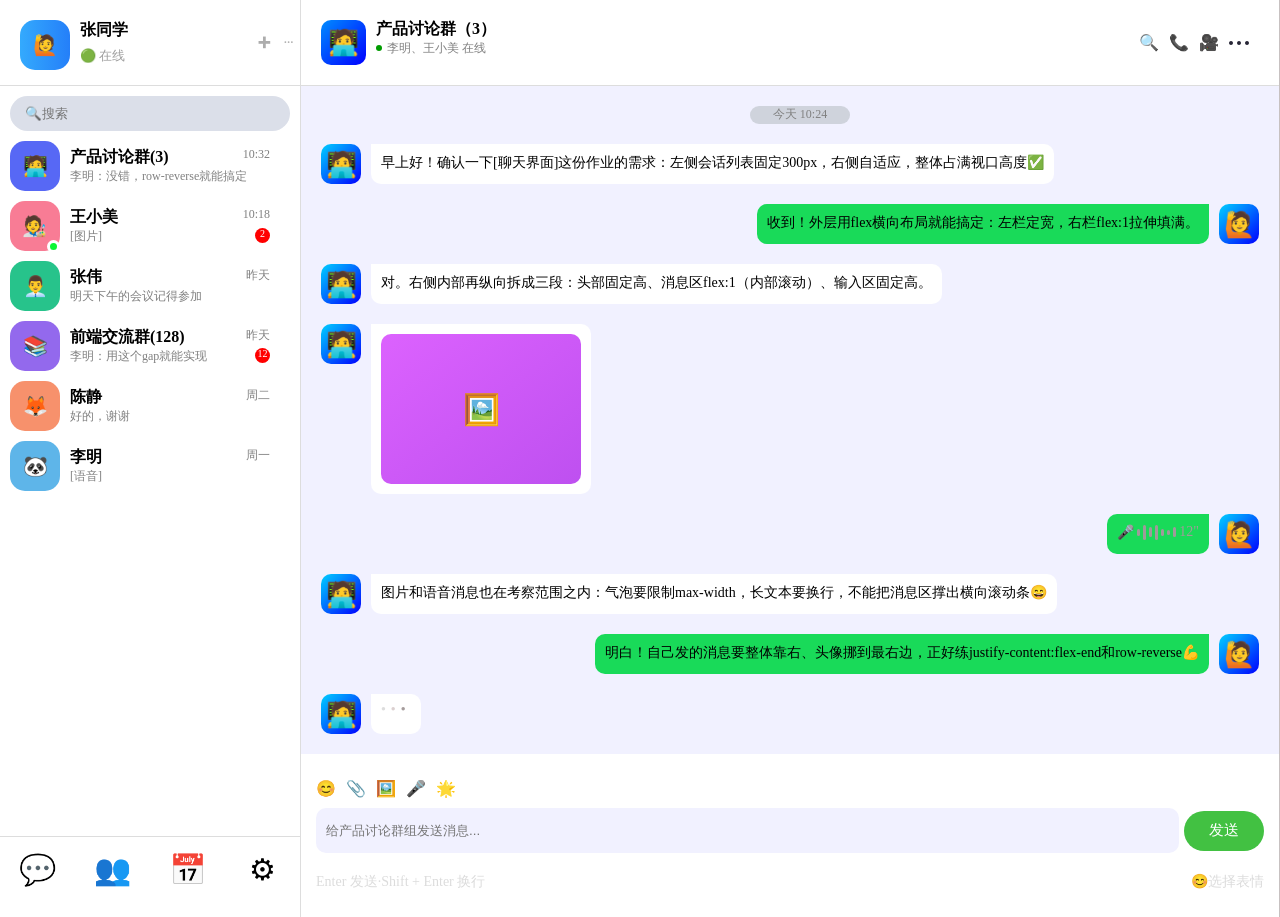
<file: 仿微信聊天界面/index.html>
<!DOCTYPE html>
<html lang="en">

<head>
    <meta charset="UTF-8">
    <meta name="viewport" content="width=device-width, initial-scale=1.0">
    <title>Document</title>
    <link rel="stylesheet" href="./index.css/main.css">
    <link rel="stylesheet" href="./index.css/right.css">
    <link rel="stylesheet" href="./index.css/1212.css">
    <link rel="stylesheet" href="./index.css/base.css">
    <link rel="stylesheet" href="./index.css/container.css">
</head>

<body>
    <div id="container">
        <div class="left">
            <div class="left-top">
                <!-- 头像部分 -->
                <div class="left-logo">
                    <div class="left-logo-people">🙋</div>
                    <div class="header">
                        <div>张同学</div>
                        <div>🟢 在线</div>
                    </div>
                </div>

                <div class="float-right">
                    <div>➕︎</div>
                    <div>···</div>
                </div>
            </div>
            <!-- <div class="split-line"></div> -->
            <div class="left-conter">
                <!-- 搜索框 -->
                <div class="one">
                    <input type="search" placeholder="🔍搜索">
                </div>
                <!-- 聊天人 -->
                <div class="two">
                    <div class="left-logo-people-two">🧑‍💻</div>
                    <div>
                        <div class="split">
                            <div><b>产品讨论群(3)</b></div>
                            <div class="color">10:32</div>
                        </div>
                        <div class="color">李明：没错，row-reverse就能搞定</div>
                    </div>
                </div>
                <div class="two">
                    <div class="left-logo-people-three">
                        <div>🧑‍🎨</div>
                        <div class="online-status-three"></div>
                    </div>
                    <div>
                        <div class="split">
                            <div><b>王小美</b></div>
                            <div class="color">10:18</div>
                        </div>
                        <div class="split">
                            <div class="color">[图片]</div>
                            <div class="number">2</div>
                        </div>
                    </div>
                </div>
                <div class="two">
                    <div class="left-logo-people-four">👨‍💼</div>
                    <div>
                        <div class="split">
                            <div><b>张伟</b></div>
                            <div class="color">昨天</div>
                        </div>
                        <div class="color">明天下午的会议记得参加</div>
                    </div>
                </div>
                <div class="two">
                    <div class="left-logo-people-five">📚</div>
                    <div>
                        <div class="split">
                            <div><b>前端交流群(128)</b></div>
                            <div class="color">昨天</div>
                        </div>
                        <div class="split">
                            <div class="color">李明：用这个gap就能实现</div>
                            <div class="number">12</div>
                        </div>
                    </div>
                </div>
                <div class="two">
                    <div class="left-logo-people-six">🦊</div>
                    <div>
                        <div class="split">
                            <div><b>陈静</b></div>
                            <div class="color">周二</div>
                        </div>
                        <div class="color">好的，谢谢</div>
                    </div>
                </div>
                <div class="two">
                    <div class="left-logo-people-seven">🐼</div>
                    <div>
                        <div class="split">
                            <div><b>李明</b></div>
                            <div class="color">周一</div>
                        </div>
                        <div class="color">[语音]</div>
                    </div>
                </div>
            </div>
            <div class="left-button">
                <div class="button-emojiall">💬</div>
                <div class="button-emojiall">👥</div>
                <div class="button-emojiall">📅</div>
                <div class="button-emojiall">⚙</div>
            </div>

        </div>
        <div id="right">
            <div id="top-guide">
                <div id="topGuide-left">
                    <div id="photograph">🧑‍💻</div>
                    <div id="group-member">
                        <div id="groupName">产品讨论群（3）</div>
                        <div id="OnlineStatus">
                            <div id="online"></div>
                            <div id="status">李明、王小美 在线</div>
                        </div>
                    </div>
                </div>
                <div id="topGuide-right">
                    <div id="function-window">🔍️📞🎥<img src="./img/更多.png" alt=""></div>
                </div>
            </div>
            <div id="chat-space">
                <div id="sendTime">
                    <span>今天 10:24</span>
                </div>
                <div class="sender-message">
                    <div class="sender-photograph">🧑‍💻</div>
                    <div class="sender-messageBox">早上好！确认一下[聊天界面]这份作业的需求：左侧会话列表固定300px，右侧自适应，整体占满视口高度✅️</div>
                </div>
                <div class="receiver-message">
                    <div class="receiver-messageBox">收到！外层用flex横向布局就能搞定：左栏定宽，右栏flex:1拉伸填满。</div>
                    <div class="receiver-photograph">🙋</div>

                </div>
                <div class="sender-message">
                    <div class="sender-photograph">🧑‍💻</div>
                    <div class="sender-messageBox">对。右侧内部再纵向拆成三段：头部固定高、消息区flex:1（内部滚动）、输入区固定高。</div>
                </div>
                <div class="sender-message">
                    <div class="sender-photograph">🧑‍💻</div>
                    <div class="sender-messageBox">
                        <div id="picture">🖼️</div>
                    </div>
                </div>
                <div class="receiver-message">
                    <div class="receiver-messageBox"><span
                            class="wave">🎤<i></i><i></i><i></i><i></i><i></i><i></i><i></i>12"</span></div>
                    <div class="receiver-photograph">🙋</div>
                </div>
                <div class="sender-message">
                    <div class="sender-photograph">🧑‍💻</div>
                    <div class="sender-messageBox">图片和语音消息也在考察范围之内：气泡要限制max-width，长文本要换行，不能把消息区撑出横向滚动条😄</div>
                </div>
                <div class="receiver-message">
                    <div class="receiver-messageBox">明白！自己发的消息要整体靠右、头像挪到最右边，正好练justify-content:flex-end和row-reverse💪
                    </div>
                    <div class="receiver-photograph">🙋</div>
                </div>
                <div class="sender-message">
                    <div class="sender-photograph">🧑‍💻</div>
                    <div class="sender-messageBox">
                        <div class="dots">
                            <div class="dot">●</div>
                            <div class="dot">●</div>
                            <div class="dot">●</div>
                        </div>
                    </div>
                </div>
            </div>
            <div id="input-branch">
                <div id="input-function">😊📎🖼️🎤🌟</div>
                <div id="input-space">
                    <input type="text" placeholder="给产品讨论群组发送消息...">
                    <button id="sendMessage">发送</button>
                </div>
                <div id="input-bottom">
                    <div id="bottom-left">Enter 发送·Shift + Enter 换行</div>
                    <div id="bottom-right">😊选择表情</div>
                </div>
            </div>
        </div>
    </div>
</body>

</html>
</file>
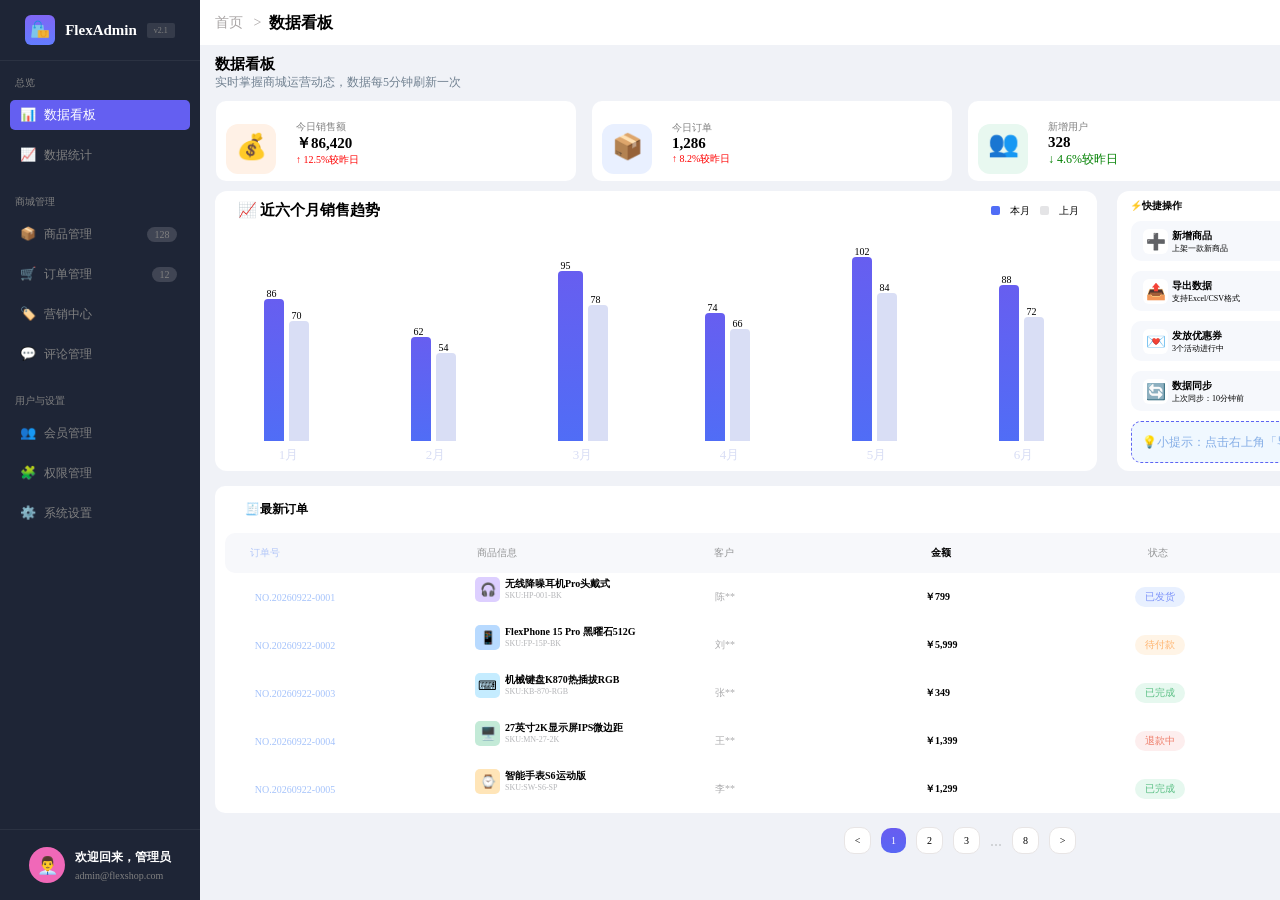
<file: 公共管理后台/index.html>
<!DOCTYPE html>
<html lang="en">
<head>
    <meta charset="UTF-8">
    <meta name="viewport" content="width=device-width, initial-scale=1.0">
    <title>公共管理后台</title>
    <link rel="stylesheet" href="./css/reset.css">
    <link rel="stylesheet" href="./css/common.css">
    <link rel="stylesheet" href="./css/01.css">
    <link rel="stylesheet" href="./css/02.css">
    <link rel="stylesheet" href="./css/555.css">

</head>
<body>
    <div class="admin-page">
        <!-- 左部分 -->
        <div class="admin-page__sidebar">
            <div>
                <!-- logo -->
                <div class="sidebar">
                    <div class="sidebar__logo">
                        <img src="./images/面性购物袋.png">
                    </div>
                    <div class="sidebar__txt">FlexAdmin</div>
                    <div class="admin-page--v2">v2.1</div>
                </div>
                <!-- 菜单 -->
                <div class="sidebar1">
                <div class="sidebar__group">
                    <div class="sidebar__group-title">总览</div>
                    <div class="sidebar__menu">
                        <span class="sidebar-emojiall">📊</span>
                        <span class="sidebar__text">数据看板</span>
                    </div>
                    <div class="sidebar__menu-item">
                        <span class="sidebar-emojiall">📈</span>
                        <span class="sidebar__text1">数据统计</span>
                    </div>
                </div>
                <div class="sidebar__group">
                    <div class="sidebar__group-title">商城管理</div>
                    <div class="sidebar__menu-item">
                        <span class="sidebar-emojiall">📦️</span>
                        <span class="sidebar__text1">商品管理</span>
                        <div id="sidebar__badge">128</div>
                    </div>
                    <div class="sidebar__menu-item">
                        <span class="sidebar-emojiall">🛒</span>
                        <span class="sidebar__text1">订单管理</span>
                        <div id="sidebar__badge1">12</div>
                    </div>
                    <div class="sidebar__menu-item">
                        <span class="sidebar-emojiall">🏷️</span>
                        <span class="sidebar__text1">营销中心</span>
                    </div>
                    <div class="sidebar__menu-item">
                        <span class="sidebar-emojiall">💬</span>
                        <span class="sidebar__text1">评论管理</span>
                    </div>
                </div>
                <div class="class="sidebar__group"">
                    <div class="sidebar__group-title">用户与设置</div>
                    <div class="sidebar__menu-item">
                        <span class="sidebar-emojiall">👥</span>
                        <span class="sidebar__text1">会员管理</span>
                    </div>
                    <div class="sidebar__menu-item">
                        <span class="sidebar-emojiall">🧩</span>
                        <span class="sidebar__text1">权限管理</span>
                    </div>
                    <div class="sidebar__menu-item">
                        <span class="sidebar-emojiall">⚙️</span>
                        <span class="sidebar__text1">系统设置</span>
                    </div>
                </div>
                </div>
            </div>
             <!-- 管理员 -->
            <div class="admin__welcome">
                <div class="admin__avatar">
                    <div class="admin__emojiall">👨‍💼</div>
                </div>
                <div class="admin__info">
                    <div class="admin__info-title">欢迎回来，管理员</div>
                    <div class="admin__info-email">admin@flexshop.com</div>
                </div>
            </div>
        </div>

        <!-- 右部分 -->
        <div class="box">
        <div class="right">
            <div class="split">
                <div class="right-up"> 
                    <div class="split-title">首页 &nbsp ></div>
                    <div><b> &nbsp 数据看板</b></div>
                </div>
                <div class="right-dp">
                    <input type="搜索框" placeholder=" &nbsp🔍 搜索订单、商品、会员">
                    <div class="split-float">🔔</div>
                    <div class="yuan"></div>
                    <div class="color">👨‍💼</div>
                    <div class="po">管理员 &#9662 </div>
                </div>
            </div>
            <div class="right-text">
                <div class="right-cn-l">
                    <div class="txt"><b>数据看板</b></div>
                    <div class="text">实时掌握商城运营动态，数据每5分钟刷新一次</div>
                </div>
                <div class="right-cn-r">
                    <div class="fear">+ 新增商品</div>
                    <div class="feal">📤 导出报表</div>
                </div>
            </div>
            <div class="right-f">
                <div class="right-f-w">
                    <div class="wear">💰</div>
                    <div>
                        <div class="gray">今日销售额</div>
                        <div class="bold">￥86,420</div>
                        <div class="red">↑ 12.5%较昨日</div>
                    </div>
                </div>
                <div class="right-f-w">
                    <div class="wea">📦️</div>
                    <div>
                        <div class="gray">今日订单</div>
                        <div class="bold">1,286</div>
                        <div class="red">↑ 8.2%较昨日</div>
                    </div>
                </div>
                <div class="right-f-w">
                    <div class="we">👥</div>
                    <div>
                        <div class="gray">新增用户</div>
                        <div class="bold">328</div>
                        <div class="green">↓ 4.6%较昨日</div>
                    </div>
                </div>
                <div class="right-f-w">
                    <div class="w">💸</div>
                    <div>
                        <div class="gray">待处理退款</div>
                        <div class="bold">￥2,140</div>
                        <div class="red">↑ 1.8%较昨日</div>
                    </div>
                </div>
            </div>
            <div class="right-t">
                <div class="right-t-l">
                    <div class="right-t-l-l">
                        <div class="w-r">   &nbsp &nbsp  &nbsp  📈 近六个月销售趋势</div>
                        <div class="ygf"></div> <span style="font-size: 10px;margin-top: 3px;">本月</span>
                        <div class="lgf"></div> <span style="font-size: 10px;margin-top: 3px;">上月</span>
                    </div>
                    <div class="le">
                        <div>
                            <div class="re">
                                <div>
                                    <div class="pi">86</div>
                                    <div class="pe-1"></div>
                                </div>
                                <div>
                                    <div class="pi">70</div>
                                    <div class="ge-1"></div>
                                </div>
                            </div>
                            <div class="r">1月</div>
                        </div>
                        <div>
                            <div class="re">
                                <div>
                                    <div class="pi">62</div>
                                    <div class="pe-2"></div>
                                </div>
                                <div>
                                    <div class="pi">54</div>
                                    <div class="ge-2"></div>
                                </div>
                            </div>
                            <div class="r">2月</div>
                        </div>
                        <div>
                            <div class="re">
                                <div>
                                    <div class="pi">95</div>
                                    <div class="pe-3"></div>
                                </div>
                                <div>
                                    <div class="pi">78</div>
                                    <div class="ge-3"></div>
                                </div>
                            </div>
                            <div class="r">3月</div>
                        </div>
                        <div>
                            <div class="re">
                                <div>
                                    <div class="pi">74</div>
                                    <div class="pe-4"></div>
                                </div>
                                <div>
                                    <div class="pi">66</div>
                                    <div class="ge-4"></div>
                                </div>
                            </div>
                            <div class="r">4月</div>
                        </div>
                        <div>
                            <div class="re">
                                <div>
                                    <div class="pi">102</div>
                                    <div class="pe-5"></div>
                                </div>
                                <div>
                                    <div class="pi">84</div>
                                    <div class="ge-5"></div>
                                </div>
                            </div>
                            <div class="r">5月</div>
                        </div>
                        <div>
                            <div class="re">
                                <div>
                                    <div class="pi">88</div>
                                    <div class="pe-6"></div>
                                </div>
                                <div>
                                    <div class="pi">72</div>
                                    <div class="ge-6"></div>
                                </div>
                            </div>
                            <div class="r">6月</div>
                        </div>
                    </div>
                </div>
                <div class="right-t-r">
                    <div class="i">&nbsp &nbsp &nbsp⚡️<b>快捷操作</b></div>
                    <div class="list">
                        <div class="count">➕</div>
                        <div class="count-w">
                            <div class="w-q"><b>新增商品</b></div>
                            <div class="w-e">上架一款新商品</div>
                        </div>
                    </div>
                    <div class="list">
                        <div class="count">📤</div>
                        <div class="count-w">
                            <div class="w-q"><b>导出数据</b></div>
                            <div class="w-e">支持Excel/CSV格式</div>
                        </div>
                    </div>
                    <div class="list">
                        <div class="count">💌</div>
                        <div class="count-w">
                            <div class="w-q"><b>发放优惠券</b></div>
                            <div class="w-e">3个活动进行中</div>
                        </div>
                    </div>
                    <div class="list">
                        <div class="count">🔄</div>
                        <div class="count-w">
                            <div class="w-q"><b>数据同步</b></div>
                            <div class="w-e">上次同步：10分钟前</div>
                        </div>
                    </div>
                    <div class="fankuan">
                        <div class="fankuai-w">💡小提示：点击右上角「导出报表」可将看板数据导出 Excel 文件</div>
                    </div>
                </div>
            </div>
            <div class="p">
                <div class="t">
                    <div class="zxdd">🧾<b>最新订单</b></div>
                    <div class="e">查看全部→</div>
                </div>
                <div class="ro">
                    <div class="ddh"><span style="color: #b3c7f8;">订单号</span></div>
                    <div class="kk" >商品信息</div>
                    <div class="jk">客户</div>
                    <div class="je">金额</div>
                    <div class="jk">状态</div>
                    <div class="cz">操作</div>
                </div>
                <div class="abcdef">
                    <div class="aa">
                        <div>NO.20260922-0001</div>
                        <div>NO.20260922-0002</div>
                        <div>NO.20260922-0003</div>
                        <div>NO.20260922-0004</div>
                        <div>NO.20260922-0005</div>    
                    </div>
                        <div class="bb">
                            <div class="l">
                                <div class="m">🎧️</div>
                                <div class="n">
                                    <div class="se"><b>无线降噪耳机Pro头戴式</b></div>
                                    <div class="de">SKU:HP-001-BK</div>
                                </div>
                            </div>
                            <div class="l">
                                <div class="mm">📱</div>
                                <div class="n">
                                    <div class="se"><b>FlexPhone 15 Pro 黑曜石512G</b></div>
                                    <div class="de">SKU:FP-15P-BK</div>
                                </div>
                            </div> 
                            <div class="l">
                                <div class="mmm">⌨</div>
                                <div class="n">
                                    <div class="se"><b>机械键盘K870热插拔RGB</b></div>
                                    <div class="de">SKU:KB-870-RGB</div>
                                </div>
                            </div>
                            <div class="l">
                                <div class="mmmm">🖥️</div>
                                <div class="n">
                                    <div class="se"><b>27英寸2K显示屏IPS微边距</b></div>
                                    <div class="de">SKU:MN-27-2K</div>
                                </div>
                            </div>
                            <div class="l">
                                <div class="mmmmm">⌚</div>
                                <div class="n">
                                    <div class="se"><b>智能手表S6运动版</b></div>
                                    <div class="de">SKU:SW-S6-SP</div>
                                </div>
                            </div>
                        </div>
                    <div class="cc">
                        <div class="o">陈**</div> 
                        <div class="o">刘**</div> 
                        <div class="o">张**</div> 
                        <div class="o">王**</div>
                        <div class="o">李**</div> 
                    </div>
                    <div class="dd">
                        <div><b>￥799</b></div>
                        <div><b>￥5,999</b></div>
                        <div><b>￥349</b></div>
                        <div><b>￥1,399</b></div>
                        <div><b>￥1,299</b></div>
                    </div>
                    <div class="ee">
                        <div class="lan">已发货</div>
                        <div class="huang">待付款</div>
                        <div class="lv">已完成</div>
                        <div class="hong">退款中</div>
                        <div class="lv">已完成</div>
                    </div>
                    <div class="ff">
                        <div class="c">查看 &nbsp 编辑</div>
                        <div class="c">查看 &nbsp 编辑</div>
                        <div class="c">查看 &nbsp 编辑</div>
                        <div class="c">
                            <span style="color: #506df6;">查看</span> &nbsp
                            <span style="color: red;">处理</span> 
                        </div>
                        <div class="c">查看  &nbsp 编辑</div>
                    </div>
                </div>
            </div>
            <div class="fk">
                    <div class="ooo"><</div>
                    <div class="oo">1</div>
                    <div class="ooo">2</div>
                    <div class="ooo">3</div>
                    <div class="wer">...</div>
                    <div class="ooo">8</div>
                    <div class="ooo">></div>
                </div>
        </div>
    </div>
    </div>
</body>
</html>
</file>
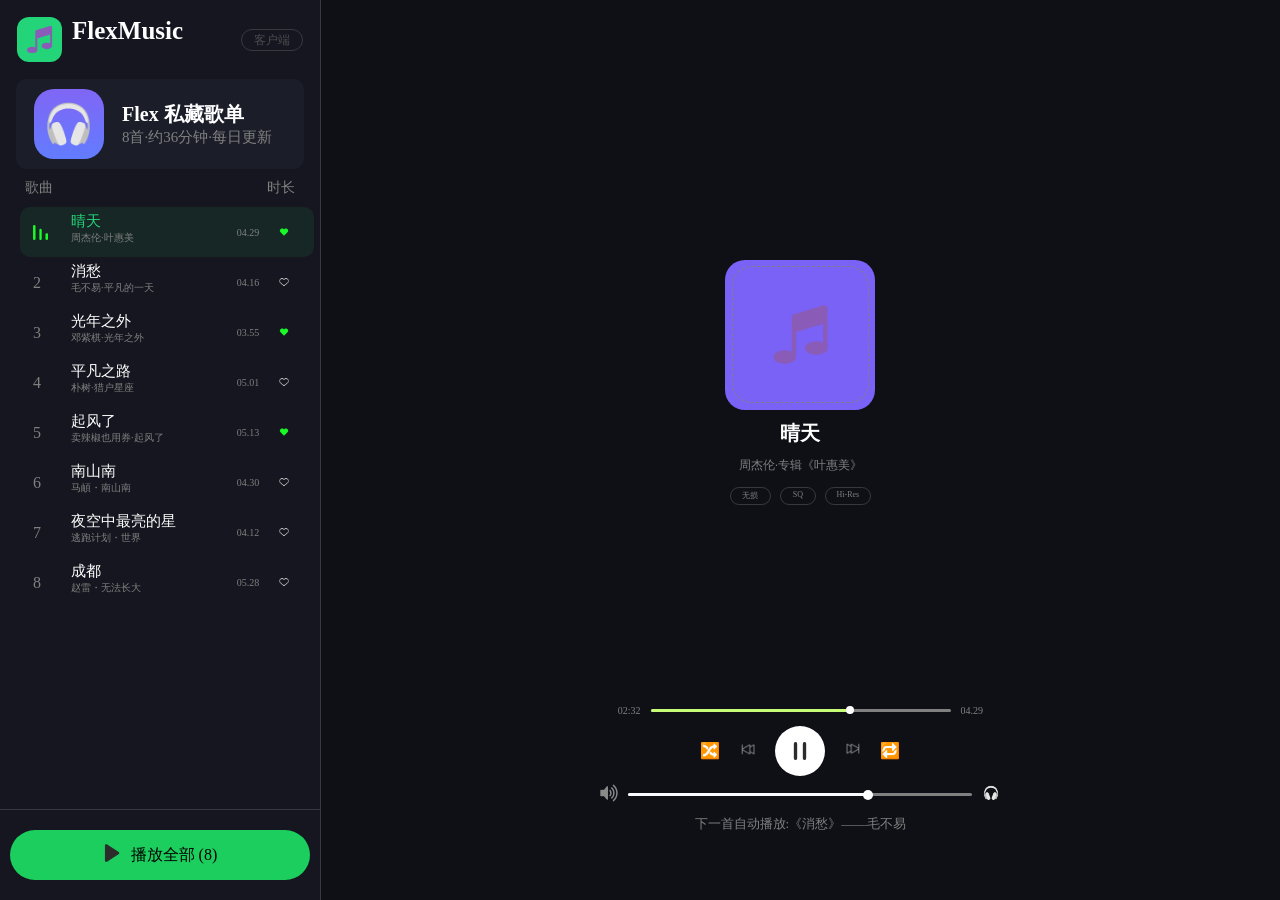
<file: 音乐播放器/index.html>
<!DOCTYPE html>
<html lang="en">
<head>
    <meta charset="UTF-8">
    <meta name="viewport" content="width=device-width, initial-scale=1.0">
    <title>Document</title>
    <link rel="stylesheet" href="./css/reset.css">
    <link rel="stylesheet" href="./css/common.css">
    <link rel="stylesheet" href="./css/player-left.css">
    <link rel="stylesheet" href="./css/player-right.css">
</head>
<body>
    <div class="big-box">
        <div class="big-box-left">
            <!-- 左边布局一 -->
            <div class="box-left-top">
                <div class="box-left">
                    <div class="music-logo">
                    <img src="./images/音乐.png">
                    </div>
                    <div class="music-txt">FlexMusic</div>
                </div>
                <div class="music-txt1">客户端</div>
            </div>
            <!-- 左边布局二 -->
            <div class="music-collect">
                <div class="music-logo1">
                    <img src="./images/头戴式耳机.png">
                </div>
                <div>
                    <div class="collect-txt">Flex  私藏歌单</div>
                    <div class="playlist-info">8首·约36分钟·每日更新</div>
                </div>
            </div>
            <!-- 左边布局三 -->
             <div class-="song-list">
                <div class="song-list-header">
                    <span>歌曲</span>
                    <span>时长</span>
                </div>
                <div class="song-item">
                    <div class="box">
                        <div class="song-left">
                            <div class="playing-icon">
                                <img src="./images/信号.png">
                            </div>
                            <div class="song-info">
                                <div class="song-name">晴天</div>
                                <div class="song-singer-album">周杰伦·叶惠美</div>
                            </div>
                        </div>  
                        <div class="song-right">
                            <div class="song-duration">04.29</div>
                            <div class="song-fav-btn">
                                <img src="./images/爱心.png">
                            </div>
                        </div>
                    </div>
                    <div class="box1">
                        <div class="song-left">
                            <div class="song-list1">2</div>
                            <div class="song-info">
                                <div class="song-name1">消愁</div>
                                <div class="song-singer-album">毛不易·平凡的一天</div>
                            </div>
                        </div>  
                        <div class="song-right">
                            <div class="song-duration">04.16</div>
                            <div class="song-fav-btn">
                                <img src="./images/空爱心.png">
                            </div>
                        </div>
                    </div>
                    <div class="box1">
                        <div class="song-left">
                            <div class="song-list1">3</div>
                            <div class="song-info">
                                <div class="song-name1">光年之外</div>
                                <div class="song-singer-album">邓紫棋·光年之外</div>
                            </div>
                        </div>  
                        <div class="song-right">
                            <div class="song-duration">03.55</div>
                            <div class="song-fav-btn">
                                <img src="./images/爱心.png">
                            </div>
                        </div>
                    </div>
                    <div class="box1">
                        <div class="song-left">
                            <div class="song-list1">4</div>
                            <div class="song-info">
                                <div class="song-name1">平凡之路</div>
                                <div class="song-singer-album">朴树·猎户星座</div>
                            </div>
                        </div>  
                        <div class="song-right">
                            <div class="song-duration">05.01</div>
                            <div class="song-fav-btn">
                                <img src="./images/空爱心.png">
                            </div>
                        </div>
                    </div>
                    <div class="box1">
                        <div class="song-left">
                            <div class="song-list1">5</div>
                            <div class="song-info">
                                <div class="song-name1">起风了</div>
                                <div class="song-singer-album">卖辣椒也用券·起风了</div>
                            </div>
                        </div>  
                        <div class="song-right">
                            <div class="song-duration">05.13</div>
                            <div class="song-fav-btn">
                                <img src="./images/爱心.png">
                            </div>
                        </div>
                    </div>
                    <div class="box1">
                        <div class="song-left">
                            <div class="song-list1">6</div>
                            <div class="song-info">
                                <div class="song-name1">南山南</div>
                                <div class="song-singer-album">马頔・南山南</div>
                            </div>
                        </div>  
                        <div class="song-right">
                            <div class="song-duration">04.30</div>
                            <div class="song-fav-btn">
                                <img src="./images/空爱心.png">
                            </div>
                        </div>
                    </div>
                    <div class="box1">
                        <div class="song-left">
                            <div class="song-list1">7</div>
                            <div class="song-info">
                                <div class="song-name1">夜空中最亮的星</div>
                                <div class="song-singer-album">逃跑计划・世界</div>
                            </div>
                        </div>  
                        <div class="song-right">
                            <div class="song-duration">04.12</div>
                            <div class="song-fav-btn">
                                <img src="./images/空爱心.png">
                            </div>
                        </div>
                    </div>
                    <div class="box1">
                        <div class="song-left">
                            <div class="song-list1">8</div>
                            <div class="song-info">
                                <div class="song-name1">成都</div>
                                <div class="song-singer-album">赵雷・无法长大</div>
                            </div>
                        </div>  
                        <div class="song-right">
                            <div class="song-duration">05.28</div>
                            <div class="song-fav-btn">
                                <img src="./images/空爱心.png">
                            </div>
                        </div>
                    </div>
                </div>
             </div>
             <!-- 左边布局四 -->
            <div class="play-all-btn-box">
                <div class="play-all-btn">
                    <div class="play-icon">
                        <img src="./images/暂停按钮.png">
                    </div>
                    <div class="play-all-text">播放全部  (8)</div>
                </div>
            </div>
        </div>
        <!-- 右半部分 -->
        <div class="big-box-right">
            <div class="player-page">
                <div class="player-cover-box">
                    <div class="player-cover-box1">
                        <img src="./images/音乐.png">
                    </div>
                </div>
                <div class="song-name2">晴天</div>
                <div class="song-info1">周杰伦·专辑《叶惠美》</div>
                <div class="song-quality-tags">
                    <div class="quality-tag1">无损</div>
                    <div class="quality-tag2">SQ</div>
                    <div class="quality-tag3">Hi-Res</div>
                </div>
            </div>
            <div class="player">
                <!-- 进度条 -->
                <div class="player__progress-wrap">
                    <span class="player__time-current">02:32</span>
                    <div class="player__progress-bar">
                        <div class="player__progress-fill">
                            <div class="player__progress-dot"></div>
                        </div>
                    </div>
                    <span class="player__time-total">04.29</span>
                </div>
                <!-- 按钮控制 -->
                <div class="player__control-wrap">
                    <div class="player__btn-shuffle">🔀</div>
                    <div class="player__btn-prev">
                        <img src="./images/上一曲.png">
                    </div>
                    <div class="player__btn-play">
                        <img src="./images/开始播放.png">
                    </div>
                    <div class="player__btn-next">
                        <img src="./images/下一曲.png">
                    </div>
                    <div class="player__btn-loop">🔁</div>
                </div>
                <!-- 音量 -->
                <div class="player__progress-wrap">
                    <div class="player__icon-volume">
                        <img src="./images/喇叭图标.png">
                    </div>
                    <div class="player__volume-wrap">
                        <div class="player__volume-bar">
                            <div class="player__volume-dot"></div>
                        </div>
                    </div>
                    <div class="player__icon-headphone">
                        <img src="./images/头戴式耳机.png">
                    </div>
                </div>
                <div class="player__next-tip">下一首自动播放:《消愁》——毛不易</div>
            </div>
        </div>
    </div>
</body>
</html>
</file>
<file: 仿微信聊天界面/index.css/main.css>
*{
    margin: 0;
    padding: 0;
    }
</file>
<file: 仿微信聊天界面/index.css/right.css>
#right{
    width: 100%;
    border-right: #c7c1c1 0.5px solid;
}
#top-guide{
    background-color: white;
    display: flex;
    justify-content: space-between;
    padding: 10px;
    border-bottom: #dddddd 0.5px solid;
}
#topGuide-left{
    display: flex;
    justify-content: center;
}
#photograph{
    font-size: 25px;
    width: 45px;
    height: 45px;
    display: flex;
    justify-content: center;
    align-items: center;
    border-radius: 10px;
    margin: 10px;
    background-image: linear-gradient(to right bottom,rgb(0, 140, 255),blue);
}
#group-member{
    height: 55px;
    width: 130px;
    display: flex;
    flex-direction: column;
    justify-content: center;
    align-items: left;
}
#groupName{
    font-weight: bolder;
}
#OnlineStatus{
    font-size: 12px;
    color: gray;
    display: flex;
    justify-content: flex-start;
    align-items: center;
}
#online{
    height: 6px;
    width: 6px;
    margin-right: 5px;
    border-radius: 50%;
    background-color: rgb(0, 156, 0);
}
#function-window{
    display: flex;
    align-items: center;
    margin-right: 20px;
}
#function-window img{
    width: 20px;
}


#topGuide-right{
    display: flex;
    justify-content: center;
    align-items: center;
    letter-spacing: 10px;
}

#chat-space{
    background-color: rgb(241, 241, 255);
    display: flex;
    flex-direction: column;
    padding: 10px;
}
#chat-space #sendTime{
    align-items: center;
}
#chat-space> div{
    margin: 10px;
}
#sendTime{
    width: 100%;
    display: flex;
    justify-content: center;
}
#sendTime span{
    height: 18px;
    width: 100px;
    border-radius: 20px;
    font-size: 12px;
    display: flex;
    justify-content: center;
    background-color: rgba(149, 160, 164, 0.381);
    color: grey;
}

.sender-message{
    display: flex;
    justify-content: flex-start;
}
.sender-photograph{
    display: inline-block;
    font-size: 25px;
    width: 40px;
    height: 40px;
    display: flex;
    border-radius: 10px;
    justify-content: center;
    align-items: center;
    background-image: linear-gradient(to right bottom,rgb(0, 208, 255),blue);
} 
.sender-messageBox{
    margin-left: 10px;
    padding: 10px;
    background-color: white;
    border-radius: 0px 10px 10px 10px;
    align-items: center;
    font-size: 14px;
}

.receiver-message{
    display: flex;
    justify-content: end;
}
.receiver-photograph{
    display: inline-block;
    font-size: 25px;
    width: 40px;
    height: 40px;
    display: flex;
    border-radius: 10px;
    justify-content: center;
    align-items: center;
    background-image: linear-gradient(to right bottom,rgb(0, 208, 255),blue);
} 
.receiver-messageBox{
    margin-right: 10px;
    padding: 10px;
    background-color: rgb(25, 218, 89);
    border-radius: 10px 0px 10px 10px;
    align-items: center;
    font-size: 14px;
}

#picture{
    height: 150px;
    width: 200px;
    font-size: 30px;
    background-image: linear-gradient(to right bottom,#dc62fe,rgb(190, 80, 240));
    display: flex;
    border-radius: 10px;
    align-items: center;
    justify-content: center;
}

.wave{
    display: flex;
    align-items: center;
    gap: 3px;
    height: 16px;
    font-size: 14px;
    color: #a09a9a;
}
.wave i {
    width: 3px;
    border-radius: 2px;
    background: #a09a9a;
}
.wave i:nth-child(1) { height: 7px; }
.wave i:nth-child(2) { height: 15px; }
.wave i:nth-child(3) { height: 10px; }
.wave i:nth-child(4) { height: 15px; }
.wave i:nth-child(5) { height: 7px; }
.wave i:nth-child(6) { height: 5px; }
.wave i:nth-child(7) { height: 10px; }

.dot{
    font-size: 8px;
    letter-spacing: 5px;
}
.dots{
    display: flex;
    justify-content: center;
    align-items: center;
}
.dots :nth-child(1){
    color: #dddddd;
}
.dots :nth-child(2){
    color: #dbd0d0;
}
.dots :nth-child(3){
    color: #a59c9c;
}
#input-branch{
    background-color: white;
    padding: 15px;
}
#input-branch div{
    margin-top: 10px;
}
#input-function{
    letter-spacing: 10px;
}
#input-space{
    display: flex;
    justify-content: space-between;
    align-items: center;
}
#input-space input{
    border: none;
    height: 45px;
    width: 90%;
    padding-left: 10px;
    border-radius: 10px;
    background-color: rgb(241, 241, 255);
}
#sendMessage{
    border-radius: 20px;
    border: none;
    color: white;
    width: 80px;
    height: 40px;
    font-size: 15px;
    background-color: rgb(66, 193, 66);
    display: flex;
    justify-content: center;
    align-items: center;
}
#input-bottom{
    color: gainsboro;
    display: flex;
    justify-content: space-between;
    align-items: center;
    font-size: 14px;
}
</file>
<file: 仿微信聊天界面/index.css/1212.css>
html,body {
    width: 100%;
    margin: 0px;
}

.box {
    display: flex;
}

.left {
    width: 300px;
    /* height: 935px; */
    border-right: #dddddd 0.5px solid;

}

.left-top{
    height: 65px;
    /* text-align: center; */
    display: flex;
    align-items: center;
    justify-content: space-between;
    /* margin: 20px;
    margin-left: 10px; */
    padding: 10px;
    border-bottom: #dddddd 0.5px solid;
}
.left-logo{
    display: flex;
    align-items: center;
    width: 200px;
    height: 65px;
}
.left-logo-people{
    width: 50px;
    height: 50px;
    font-size: 20px;
    border-radius: 15px;
    margin-left: 10px; 
    margin-top: 5px;
    background-image: linear-gradient(to right,#34aafd,#247ff9);  
    display: flex;
    justify-content: center;
    align-items: center; 
}
.header{
    display: flex;
    flex-direction: column;
}
.float-right{
    display: flex;
    justify-content: center;
    align-items: center;
    gap:20px;
    color: #adadad;
}
.float-right :nth-child(1){
    font-weight: bolder;
}
.float-right :nth-child(2){
    letter-spacing: -7px;
    font-size: 15px;
}

.left-conter{
    height: 750px;
}
/* 搜索框 */
.one{
    height: 50px;
    margin-right: 10px;
}
.one input{
    width: 280px;
    height: 35px;
    margin-left: 10px;
    margin-top: 10PX;
    padding-left: 15px;
    border-radius: 20px;
    border: none;
    background-color: rgb(219, 223, 233);
}
.two{
    height: 60px;
    /* font-size: 15px; */
    display: flex;
    align-items: center;
    gap: 10px;
    margin-right: 10px;
}
.two:hover{
    background-color: rgb(218, 237, 255);
    border-radius: 10px;
}
.left-logo-people-two{
    width: 50px;
    height: 50px;
    font-size: 20px;
    border-radius: 15px;
    margin-left: 10px; 
    background-color:  #5768f5;   
    display: flex;
    justify-content: center;
    align-items: center;
}
.split{
    display: flex;
    justify-content: space-between;
    width:200px;
}
.color{
    color: gray;
    font-size: 12px;
}
.left-logo-people-three{
    width: 50px;
    height: 50px;
    font-size: 20px;
    border-radius: 15px;
    margin-left: 10px; 
    background-color:#f87c95 ; 
    display: flex;
    justify-content: flex-end;
    align-items: center;  
}
.online-status-three{
    height: 7px;
    width: 7px;
    background-color: rgb(13, 246, 52);
    border-radius: 100%;
    border: white 3px solid;
    position: relative;
    top: 20px;
    left: 0px;
}
.number{
    width: 15px;
    height: 15px;
    color: white;
    background-color: red;
    border-radius: 50%;
    text-align: center;
    font-size: 10px;
}
.left-logo-people-four{
    width: 50px;
    height: 50px;
    font-size: 20px;
    border-radius: 15px;
    margin-left: 10px; 
    background-color:#27c38b;  
    display: flex;
    justify-content: center;
    align-items: center;  
}
.left-logo-people-five{
    width: 50px;
    height: 50px;
    font-size: 20px;
    border-radius: 15px;
    margin-left: 10px; 
    background-color:#9369ed;
    display: flex;
    justify-content: center;
    align-items: center;
}
.left-logo-people-six{
    width: 50px;
    height: 50px;
    font-size: 20px;
    border-radius: 15px;
    margin-left: 10px; 
    background-color:#f7916c; 
    display: flex;
    justify-content: center;
    align-items: center;  
}
.left-logo-people-seven{
    width: 50px;
    height: 50px;
    font-size: 20px;
    border-radius: 15px;
    margin-left: 10px; 
    background-color:#5eb5e9; 
    display: flex;
    justify-content: center;
    align-items: center;  
}
.left-button{
    display: flex;
    height: 80px;
    justify-content: space-around;
    text-align: center;
    align-items: center;
    border-top: #dddddd 0.5px solid;
}
.button-emojiall{
    width: 50px;
    height: 50px;
    font-size: 30px;
}
.right {
    flex: 1;
    width: 935px;
}

.right-top {
    height: 45px;
    background-color: beige;
}

.right-conter {
    height: 810px;
    background-color: silver;
}

.right-button {
    height: 80px;
    background-color: darkcyan;
}
</file>
<file: 仿微信聊天界面/index.css/base.css>
.headers{
    width: 100%;
    height: 150px;
    border: 2px solid red;
}
.header{
    width: 100px;
    height: 50px;
    display: flex;
    justify-content: space-around;
    margin-left: 10px;
}
.header :nth-child(1){
    font-weight: bolder;
}
.header :nth-child(2){
    font-size: 13px;
    color: rgb(158, 158, 158);
}
.header-text{
    color: aliceblue;
}
.menu{
    width:100%;
    height: 80px;
    border: 2px solid green;
    margin-top: 10px;
    display: flex;
    justify-content: space-around;
}
.wrapper {
    width: 73%;
    margin: 10px auto;
}
.ii{
    display: flex;
    align-items: center;
    justify-content: center;
    gap: 10px;
}
.ii img{
    width: 35px;
    height: 35px;
    background-color: rgb(231, 12, 12);
    border-radius: 5px;

}

.menu-one input{
    width: 600px;
    height: 40px;
    border: 1px solid blue;
    margin-top: 4PX;
}
button{
    width: 60px;
    height: 40px;
    background-color: chocolate;
    text-align: center;
    margin-left: 0px;
}
.first{
    font-size: 13px;
    color: gray;
    margin-top: 5px;
}
.title-box{
    width: 150px;
    height: 60px;
    line-height: 60px;
    border: 3px solid pink;
    margin-top: 10px;
    display: flex;
}
.title-box img{
    width: 40px;
    height: 40px;
}
</file>
<file: 仿微信聊天界面/index.css/container.css>
#container{
    display: flex;
    justify-content: space-between;
}
</file>
<file: 公共管理后台/css/common.css>
html,body{
    width:100%;
    height:100%;
}
</file>
<file: 公共管理后台/css/01.css>
.admin-page{
    width:100%;
    height:100%;
    display: flex;
}
/* 左部分 */
.admin-page__sidebar{
  width:200px;  
  /* padding: 10px; */
  /* height:100%; */
  background-color: #1e2536;
  display: flex;
  flex-direction: column;
  justify-content: space-between;
}
.sidebar{
    display: flex;
    align-items: center;
    justify-content: center;
    padding-top: 15px;
    padding-bottom: 15px;
    gap:10px;
    border-bottom: 1px solid #2b3242;
}
.sidebar__logo{
    width:30px;
    height:30px;
    background: linear-gradient(#8066F5, #627CFF);
    border-radius: 6px;
    display: flex;
    justify-content: center;
    align-items: center;
}
.sidebar__logo img{
    width:26px;
    height: 26px; 
}
.sidebar__txt{
    font-size:15px;
    font-weight: bold;
    color: white;
}
.admin-page--v2{
    font-size:8px;
    text-align: center;
    width:28px;
    line-height:15px;
    color: gray;
    background-color: #353b4a;
    border-radius: 2px;
}
/* 菜单 */
.sidebar__group-title{
    font-size: 10px;
    color: gray;
    padding-left: 15px;
    padding-top: 15px;
}
.sidebar__menu{
    margin: 10px;
    width:180px;
    height:30px;
    background-color: #645ff1;
    border-radius:5px ;
    display: flex;
    align-items: center;
}
.sidebar-emojiall{
    font-size: 13px;
    padding-left: 10px;
}
.sidebar__text{
    font-size: 13px;
    color: white;
    padding-left:8px;
    /* border: 1px solid red; */
}
.sidebar__menu-item{
    width:180px;
    height:30px;
    margin: 10px;
    display: flex;
    align-items: center;
}
.sidebar__text1{
    font-size:12px;
    color: gray;
    padding-left: 8px;
    /* border: 1px solid red; */
}
#sidebar__badge{
    font-size: 10px;
    color: gray;
    width: 30px;
    background-color: #404554;
    border-radius: 50px;
    text-align: center;
    line-height: 15px;
    margin-left:55px;
}
#sidebar__badge1{
    font-size: 10px;
    color: gray;
    width: 25px;
    background-color: #404554;
    border-radius: 50px;
    text-align: center;
    line-height: 15px;
    margin-left:60px;
}
/* 管理员 */
.admin__welcome{
    width:200px;
    height: 70px;
    /* margin-top: 260px; */
    /* padding-left: 10px; */
    display: flex;
    align-items:center;
    justify-content: center;
    gap:10px;
    border-top: 1px solid #2b3242;
    /* padding-top:15px; */
    /* border: 1px solid red; */
}
.admin__avatar{
    width:36px;
    height:36px;
    border-radius: 50%;
    background-color: #f068b8;
    display: flex;
    justify-content: center;
    align-items: center;
}
.admin__emojiall{
    font-size: 17px;
}
.admin__info{
    display: flex;
    flex-direction: column;
    gap: 4px;
}
.admin__info-title{
    font-size:12px;
    font-weight: bold;
    color: white;
    
}
.admin__info-email{
    font-size:10px;
    color: gray;
}
</file>
<file: 公共管理后台/css/02.css>
/* 右部分 */
</file>
<file: 公共管理后台/css/555.css>
/* html,body{
    width: 100%;
    height: 100%;
    margin: 0;
} */
/* 盒子 */
.box{
    display: flex;
    width: 100%;
    height: 100%;
}
/* 左边 */
.left{
    width: 200px;
    height: 100%;
    background-color:blue;
}
/* 右边 */
.right{
    /* flex: 1; */
    display: flex;
    flex-direction: column;
    height: 100%;
    background-color:#f0f2f7;
}
/* 标题看板 */
.split{
    height: 45px;
    background-color: white;
    line-height: 45px;
    display: flex;
    justify-content: space-between;
}
.split-title{
    font-size: 14px;
    color: rgb(169, 165, 165);
}
/* 标题看板对齐 */
.right-up{
    margin-left: 15px;
    display: flex;
}
.right-dp{
    margin-right: 15px;
    display: flex;
    gap: 10px;
    position:relative;
}
.yuan{
    width:4px;
    height:4px;
    border-radius: 50%;
    background-color: red;
    position: absolute;
    left: 230px;
    top: 11px;
}
/* 搜索框样式 */
.right-dp input{
    margin-top: 10px;
    width: 200px;
    height: 20px;
    border-radius: 6px;
    background-color: #f0f2f7;
    border: 1px rgb(214, 208, 208) solid;
}
/* 人物背景 */
.color{
    width: 25px;
    height: 25px;
    font-size:15px;
    margin-top: 10px;
    line-height: 25px;
    text-align: center;
    border-radius:50%;
    background-image: linear-gradient(#5c67f4,#6c62f2);
}
.po{
    font-size: 10px;
}
/* 标题下方文字 */
.right-text{
    height: 40px;
    display: flex;
    justify-content: space-between;
    margin: 10px 0px;

}
.txt{
    margin-left: 15px;
    font-size: 15px;
}
.text{
    font-size: 12px;
    margin-left: 15px;
    color: slategrey;
}
/* 标题下方文字 b表情 */
.right-cn-r{
    display: flex;
    gap: 12px;
}
.fear{
    width: 100px;
    height: 25px;
    border-radius: 6px;
    line-height: 25px;
    color: white;
    font-size: 12px;
    text-align: center;
    background-color: #5d63f3;
    margin-top: 5px;
}
.feal{
    width: 100px;
    height: 25px;
    line-height: 25px;
    text-align: center;
    border-radius: 6px;
    margin-top: 5px; 
    font-size: 12px;
    background-color: white;
    margin-right: 15px;
}
/* 盈利亏损图 */
.right-f{ 
    display: flex;
    justify-content: space-evenly;
}
.right-f-w{
    width: 360px;
    height: 80px;
    background-color: white;
    border-radius: 10PX;
    display: flex;
    align-items: center;
    gap: 20px;
}
/* 钱袋子 */
.wear{
    margin-top: 15px;
    margin-left: 10px;
    width: 50px;
    height: 50px;
    text-align: center;
    background-color: #fff1e6;
    border-radius: 12px;
    line-height: 45px;
    font-size: 25px;
}
/* 快递盒 */
.wea{
    margin-top: 15px;
    margin-left: 10px;
    width: 50px;
    height: 50px;
    text-align: center;
    background-color: #e9f0ff;
    border-radius: 12px;
    line-height: 45px;
    font-size: 25px;
}
/* 双人像 */
.we{
    margin-top: 15px;
    margin-left: 10px;
    width: 50px;
    height: 50px;
    text-align: center;
    background-color: #e8f8f0;
    border-radius: 12px;
    line-height: 40px;
    font-size: 25px; 
}
/* 钱 */
.w{
    margin-top: 15px;
    margin-left: 10px;
    width: 50px;
    height: 50px;
    text-align: center;
    background-color: #fdeeee;
    border-radius: 12px;
    line-height: 45px;
    font-size: 25px; 
}
/* 四个标题颜色 */
.gray{
    color: gray;
    font-size: 10px;
    margin-top: 5px;
}
/* 四个钱字大小 */
.bold{
    font-weight: 900;
    font-size: 15px;
}
/* 上涨 */
.red{
    color: red;
    font-size: 10px;
}
/* 下减 */
.green{
    color: green;
    font-size: 12px;
}
/* 中间图 */
.right-t{
    display: flex;
    justify-content: space-between;
    gap: 20px;
    margin-top: 10px;
}
/* 中间左边 */
.right-t-l{
    flex: 6;
    height: 280px; 
    background-color: white;
    border-radius: 12px ;
    margin-left: 15px;
}
.ygf{
    width: 9px;
    height: 9px;
    background: #506df6;
    border-radius: 2px;
    display: flex;
    margin-top: 5px;
    margin-left: 600px;
}
.lgf{
    width: 9px;
    height: 9px;
    background: #e4e4e6;
    border-radius: 2px;
    display: flex;
    margin-top: 5px;
} 
/* 中间右边 */
.right-t-r{
    flex: 4;
    height: 280px;
    background-color: white;
    border-radius: 12px;
    margin-right: 15PX;
}
/* 右条形图 */
.right-t-l-l{
    width: 98%;
    height: 20px;
    display: flex;
    justify-content: space-between;
    background-color: white;
    border-radius: 12px;
    margin-top: 10px;
}
.w-r{
    font-size: 15px;
    font-weight: bold;
}
.le{
    display: flex;
    justify-content: space-around;
    margin-top: -10px;
}
.re{
    width:40px;
    height: 200px;
    margin-top: 30px;
    display: flex;
    gap: 5px;
    align-items: flex-end;
}
.pi{
    font-size: 10px;
    margin-left: 3px;
}
.pe-1{
    border-radius: 4px 4px 0px 0px ;
    width: 20px;
    height:142px;
    background-image: linear-gradient(#675ef0,#506df6);
}
.ge-1{
    border-radius: 4px 4px 0px 0px ;
    width: 20px;
    height: 120px;
    background-color: #d9def5;
}
.pe-2{
    border-radius: 4px 4px 0px 0px ;
    width: 20px;
    height: 104px;
    background-image: linear-gradient(#675ef0,#506df6);
}
.ge-2{
    border-radius: 4px 4px 0px 0px ;
    width: 20px;
    height: 88px;
    background-color: #d9def5;
}
.pe-3{
    border-radius: 4px 4px 0px 0px ;
    width: 25px;
    height: 170px;
    background-image: linear-gradient(#675ef0,#506df6);

}
.ge-3{
    border-radius: 4px 4px 0px 0px ;
    width: 20px;
    height: 136px;
    background-color: #d9def5;
}
.pe-4{
    border-radius: 4px 4px 0px 0px ;
    width: 20px;
    height: 128px;
    background-image: linear-gradient(#675ef0,#506df6);

}
.ge-4{
    border-radius: 4px 4px 0px 0px ;
    width: 20px;
    height: 112px;
    background-color: #d9def5;
}
.pe-5{
    border-radius: 4px 4px 0px 0px ;
    width: 20px;
    height: 184px;
    background-image: linear-gradient(#675ef0,#506df6);

}
.ge-5{
    border-radius: 4px 4px 0px 0px ;
    width: 20px;
    height: 148px;
    background-color: #d9def5;
}
.pe-6{
    border-radius: 4px 4px 0px 0px ;
    width: 20px;
    height: 156px;
      background-image: linear-gradient(#675ef0,#506df6);

}
.ge-6{
    border-radius: 4px 4px 0px 0px ;
    width: 20px;
    height: 124px;
    background-color: #d9def5;
}
.r{
    width: 50px;
    height: 20px;
    text-align: center;
    color: #d9def5;
    font-size: 13px;
    margin-top: 5px;
}
 /* 右边图标 */ 
.list{
    display: flex;
    width: 530px;
    height:40px;
    background-color: #f6f8fc;
    margin-bottom: 10px;
    border-radius: 10px;
    margin-left: 14px;
}
.i{
    font-size: 10px;
    height: 30px;
    line-height: 30px;
}
.count{
    width: 25px;
    height: 25px;
    background-color: white;
    border-radius: 6px;
    line-height: 25px;
    text-align: center;
    margin: 8px 4px 0px 12px; 
}
.w-q{
    margin-top: 8px;
    font-size: 10px;
}
.w-e{
    font-size: 8px;
}
.fankuan{
    width: 530px;
    height: 40px;
    background-color: aliceblue;
    border: 1px #5d63f3 dashed;
    border-radius: 10px;
    margin-left: 14px;
}
.fankuai-w{
    color: #84ade6;
    line-height: 40px;
    margin-left: 10px;
    font-size: 12px;
}
/* 下面订单 */
.p{
    width: 1470px;
    height: 350px;
    margin: 15px;
    border-radius: 10px;
    background-color: white;
    padding: 0 10px;
}
.zxdd{
    font-size: 12px;
    margin:15px 20px;
}
.t{
    display: flex;
    justify-content: space-between;
}
.e{
    margin:15px 15px;
    color: skyblue;
    font-size: 10px;
}
.ddh{
    margin-left:25px;
    font-size: 10px;
}
.cz{
    margin-right:240px;
    color: #949596; 
}
.ro{
    width: 1400px;
    height: 40px;
    /* margin: 5px 0px 5px -8px; */
    background-color: #f7f8fb;
    border-radius: 10px;
    display: flex;
    justify-content: space-between;
    line-height: 40px;
    font-size: 10px;
}
.ro kk{
    flex: 1;
}
.kk{
    color: #949596;
}
.jk{
    color: #949596;
}
.je{
    font-weight: bolder;
}
.abcdef{
    display: flex;
}
.aa{
    width: 200px;
    height: 240px;
    text-align: center;
    display: flex;
    flex-direction: column;
    justify-content: space-around;
    margin-left: -30px;  
    color: #a5c3fb;
    font-size: 10px;
}
.bb{
    width: 245px;
    height: 240px;
    margin-left: 80PX;
    display: flex;
    flex-direction: column;
    justify-content: space-around;
    font-size: 13px;
}
.l{
    display: flex;
    gap: 5px;
}
.n{
    height: 40px;
}
.m{
    width: 25px;
    height: 25px;
    border-radius: 5px;
    line-height: 25px;
    text-align: center;
    background-color: #ddcfff;
}
.mm{
    width: 25px;
    height: 25px;
    border-radius: 5px;
    line-height: 25px;
    text-align: center;
    background-color: #b8daff;
}
.mmm{
    width: 25px;
    height: 25px;
    border-radius: 5px;
    line-height: 25px;
    text-align: center;
    background-color: #c5ecff;
}
.mmmm{
    width: 25px;
    height: 25px;
    border-radius: 5px;
    line-height: 25px;
    text-align: center;
    background-color: #c3ead7;
}
.mmmmm{
    width: 25px;
    height: 25px;
    border-radius: 5px;
    line-height: 25px;
    text-align: center;
    background-color: #ffe5b8;
}
.se{
    font-size: 10px;
}
.de{
    font-size: 8px;
    color: #b4b5b8;
}
.cc{
    width: 30px;
    height: 240px;
    display: flex;
    flex-direction: column;
    justify-content: space-around;
    color: #acacae;
    font-size: 10px;
    margin-left: -5px;
}
.dd{
    width: 60px;
    height: 240px;
    display: flex;
    margin-left: 180px;
    flex-direction: column;
    font-size: 10px;
    justify-content: space-around;
}
.ee{
    width: 60px;
    height: 240px;
    margin-left: 150px;
    display: flex;
    flex-direction: column;
    justify-content: space-around;
}
.lan{
    width: 50px;
    height: 20px;
    background-color:#e8f0ff;
    color: #7e94f9;
    line-height: 20px;
    text-align: center;
    border-radius: 50px;
    font-size: 10px;
}
.huang{
    width: 50px;
    height: 20px;
    background-color:#fff4e6;
    color:#ffb46e;
    line-height: 20px;
    text-align: center;
    border-radius: 50px;
    font-size: 10px;
}
.lv{
    width: 50px;
    height: 20px;
    background-color:#e6f8ef;
    color:#5abf84;
    line-height: 20px;
    text-align: center;
    border-radius: 50px;
    font-size: 10px;
}
.hong{
    width: 50px;
    height: 20px;
    background-color:#fdeeee;
    color:#ee7c68;
    line-height: 20px;
    text-align: center;
    border-radius: 50px;
    font-size: 10px;
}
.ff{
    width: 80px;
    height:240px;
    margin-left: 165px;
    display: flex;
    flex-direction: column;
    justify-content: space-around;
}
.c{
    color: #506df6;
    font-size: 10px;
}
.fk{
    height: 25px;
    display: flex;
    justify-content: center;
    align-items: center;
    margin-bottom: 50px;
    gap: 10px;
    /* background-color: #1f539b; */
}
.oo{
    width: 25px;
    height: 25px;
    background-image: linear-gradient(#685cf0,#5867f4);
    border-radius: 10px;
    line-height: 25px;
    text-align: center;
    font-size: 10px;
    color: white;
    user-select: none;
    cursor: pointer;
}
.ooo{
    width: 25px;
    height: 25px;
    background-color: white;
    border-radius: 10px;
    line-height: 25px;
    text-align: center;
    justify-content: center;
    border:1px rgb(232, 229, 229) solid;
    font-size: 10px;
    user-select: none;
    cursor: pointer;
}
.wer{
    color: #c6c8cb;
    user-select: none;
    cursor: pointer;
}
</file>
<file: 音乐播放器/css/common.css>
html,body{
    width:100%;
    height:100%;
    overflow:hidden;
}
</file>
<file: 音乐播放器/css/player-left.css>
.big-box{
    width:100%;
    height: 100%;
    display: flex;
    /* border:1px solid red; */
    
}
.big-box-left{
    width:25%;
    height:100%;
    position: relative;
    background-color:#15161f;
    border-right:1px solid rgba(160, 160, 160, 0.258);
}
/* 左边分布一 */
.box-left-top{
    display:flex;
    margin:17px 17px;
    align-items: center;
    justify-content: space-between;
}
.box-left{
    display: flex;
}
.music-logo{
    width:45px;
    height:45px;
    border-radius:12px;
    background-color:#23D478;
    display: flex;
    justify-content: center;
    align-items: center;
}
.music-logo img{
    width:35px;
    height:35px;
}
.music-txt{
    font-size:25px;
    font-weight: bold;
    color:white;
    margin-left:10px;
}
.music-txt1{
    font-size:12px;
    color:rgba(128, 128, 128, 0.5);
    width:60px;
    height:20px;
    border:1px solid rgba(95, 95, 95, 0.5);
    border-radius:50px;
    text-align:center;
    line-height:20px;
}
/* 左边分布二 */
.music-collect{
    width:90%;
    height:90px;
    margin:auto;
    display: flex;
    align-items: center;
    border-radius: 10px;
    background-color: #1b1d29;
    /* border:1px solid red; */
}
.music-logo1{
    width:70px;
    height: 70px;
    margin:8px 18px;
    border-radius: 20px;
    background: linear-gradient(#8066F5, #627CFF);
    display:flex;
    justify-content: center;
    align-items: center;
}
.music-logo1 img{
    width:55px;
    height: 55px;
}
.collect-txt{
    font-size:20px;
    font-weight: bold;
    color:white;
}
.playlist-info{
    font-size:15px;
    color:gray;
}
/* 左边布局三 */
.song-list{
    width:90%;
    margin:auto;
}
.song-list-header{
    display: flex;
    justify-content: space-between;
    margin: 10px 25px;
}
.box{
    width:92%;
    height:50px;
    margin-left:20px;
    display: flex;
    align-items: center;
    justify-content: space-between;
    background-color: #162725;
    /* opacity: 0.2; */
    border-radius: 10px;
    /* border: 1px solid red; */
}
.song-left{
    display: flex;
}
.song-list-header span{
    font-size:14px;
    color:gray;
}
.playing-icon{
    display: flex;
    justify-content: center;
    align-items: center;
}
.playing-icon img{
    width:15px;
    height:15px;
    margin: 13px;
    transform: scaleX(-1);
}
.song-info{
    margin-left:10px;
}
.song-name{
    font-size:15px;
    color:#23D478;
}
.song-name1{
    font-size:15px;
    color:white;
}
.song-singer-album{
    font-size:10px;
    color:gray;
}
.song-right{
    display: flex;
    align-items: center;
    margin-right:25px;
}
.song-duration{
    font-size:10px;
    text-align: center;
    margin-right:20px;
    color:gray;
}
.song-fav-btn img{
    width:10px;
    height:10px;
}
.box1{
    width:92%;
    height:50px;
    margin-left:20px;
    display: flex;
    align-items: center;
    justify-content: space-between;
    /* opacity: 0.2; */
    border-radius: 10px;
    /* border: 1px solid red; */
}
.song-list1{
    color:gray;
    width:15px;
    height:15px;
    line-height:15px;
    margin: 13px;
}
/* 页面布局四 */
.play-all-btn{
    width:300px;
    height:50px;
    background-color: #1bce5e;
    border-radius: 50px;
    display: flex;
    justify-content: center;
    align-items: center;
    
    /* left:50%; */
    /* transform: translateX(-50%); */
}
.play-icon img{
    width:18px;
    height: 18px;
    margin-right:10px ;
}
.play-all-btn-box{
    padding-top: 20px;
    padding-bottom: 10px;
    border-top:1px solid rgba(160, 160, 160, 0.258);
    position: absolute;
    bottom: 10px;
    width: 100%;
    display: flex;
    justify-content: center;
}
</file>
<file: 音乐播放器/css/player-right.css>
/* 右半部分 */
.big-box-right{
    width:75%;
    height:100%;
    background-color: #0e1016;
    display: flex;
    flex-direction:column;
    justify-content: center;
    align-items: center;
    
    /* border:1px solid red; */
}
.player-page{
    width:150px;
    /* border:1px solid red; */
}
.player-cover-box{
    width:150px;
    height:150px;
    background-color:#7a62f7;
    border-radius: 20px;
    display: flex;
    justify-content: center;
    align-items: center;
}
.player-cover-box1{
    width:135px;
    height: 135px;
    border: 1px dashed gray;
    border-radius: 20px;
    display: flex;
    justify-content: center;
    align-items: center;
}
.player-cover-box1 img{
    width:75px;
    height:75px;
}
.song-name2{
    font-size:20px;
    font-weight: bold;
    color: white;
    text-align: center;
    margin-top: 10px;
}
.song-info1{
    font-size:12px;
    color:gray;
    text-align:center;
    margin-top: 10px;
}
.song-quality-tags{
    margin-top: 13px;
    display: flex;
    justify-content: space-around;
    color: gray;
    font-size:8px;
}
.quality-tag1{
    border:1px solid rgba(128, 128, 128, 0.355);
    width:35px;
    height:12px;
    padding:2px;
    text-align: center;
    border-radius: 50px;
}
.quality-tag2{
    border:1px solid rgba(128, 128, 128, 0.355);
    width:30px;
    height:12px;
    padding:2px;
    text-align: center;
    border-radius: 50px;
}
.quality-tag3{
    border:1px solid rgba(128, 128, 128, 0.355);
    width:40px;
    height:12px;
    padding:2px;
    text-align: center;
    border-radius: 50px;
}
/* 进度条 */
.player{
    position:relative;
    top:200px;
    display: flex;
    flex-direction: column;
    justify-content: center;
    /* border:1px solid red; */
}
.player__progress-wrap{
    width:400px;
    display: flex;
    justify-content: center;
    align-items: center;
    /* border:1px solid red; */
}
.player__time-current{
    color:gray;
    font-size: 10px;
    padding-right: 10px;
}
.player__progress-bar{
    width:300px;
    height: 3px;
    border-radius: 50px;
    /* opacity: 50%; */
    background-color: gray;
}
.player__progress-fill{
    width:200px;
    height:3px;
    border-radius: 50px;
    background-color: rgb(199, 253, 119)
}
.player__progress-dot{
    width:8px;
    height:8px;
    border-radius: 50%;
    background-color: white;
    position: relative;
    top:-3px;
    left:195px;
}
.player__time-total{
    color:gray;
    font-size: 10px;
    padding-left: 10px;
}
/* 按钮控制 */
.player__control-wrap{
    width:200px;
    height:100%;
    display: flex;
    align-items: center;
    justify-content: space-between;
    /* border: 1px solid red; */
    margin: 0 auto;
    padding-top:10px;
    padding-bottom: 8px;
}
.player__btn-prev img{
    width:14px;
    height:14px;
}
.player__btn-play{
    width:50px;
    height:50px;
    background-color: white;
    border-radius: 50%;
    display: flex;
    justify-content: center;
    align-items: center;
}
.player__btn-play img{
    width:18px;
    height:18px;
}
.player__btn-next img{
    width: 14px;
    height:14px;
}
/* 音量 */
.player__icon-volume{
    padding-right:10px;
}
.player__icon-volume img{
    width:18px;
    height:18px;
}
.player__volume-wrap{
    width:350px;
    height:3px;
    border-radius: 50px;
    background-color: gray;
}
.player__volume-bar{
    width:240px;
    height:3px;
    border-radius: 50px;
    background-color: rgb(248, 250, 253);
}
.player__volume-dot{
    width:10px;
    height:10px;
    border-radius: 50%;
    background-color: white;
    position:relative;
    top:-3px;
    left:235px;
}
.player__icon-headphone{
    padding-left:10px;
}
.player__icon-headphone img{
    width:18px;
    height:18px;
}
/* 底部文字 */
.player__next-tip{
   font-size:13px;
   line-height: 35px;
   color:gray; 
   text-align: center;
}
</file>
